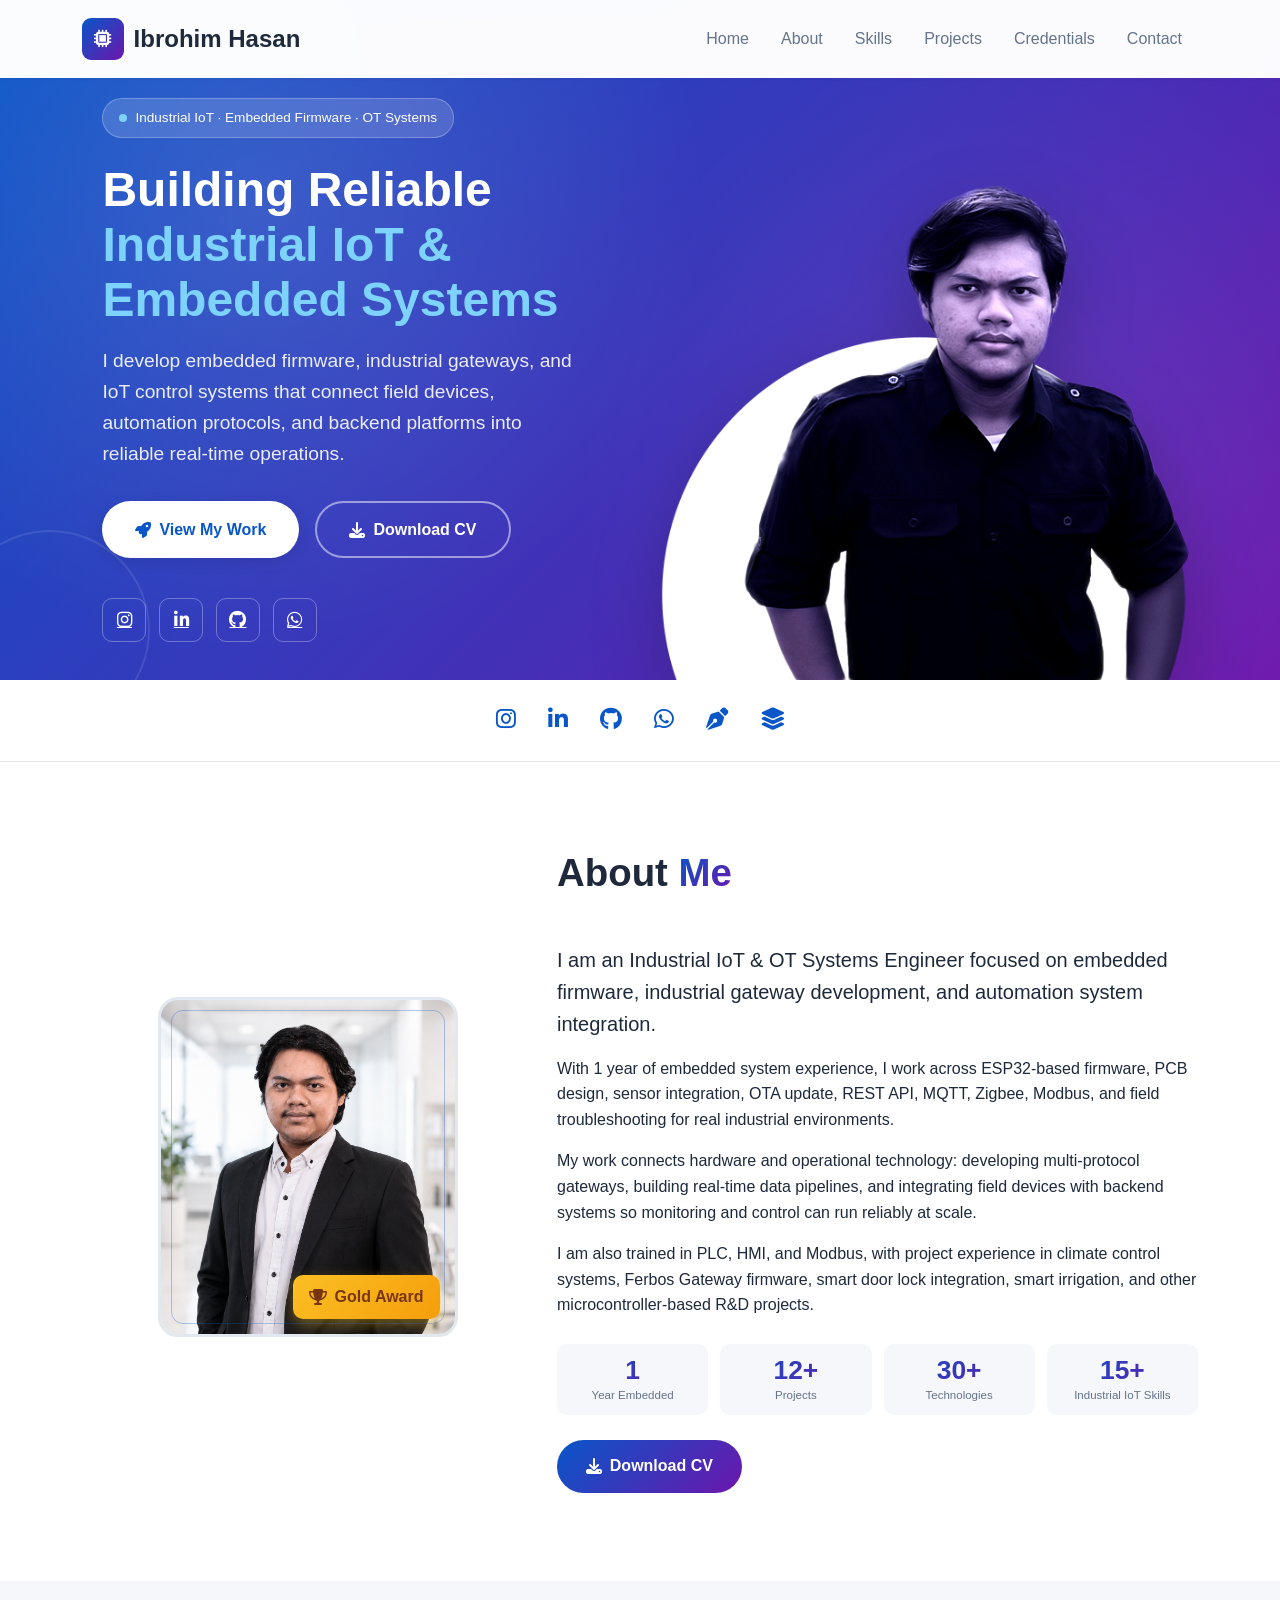
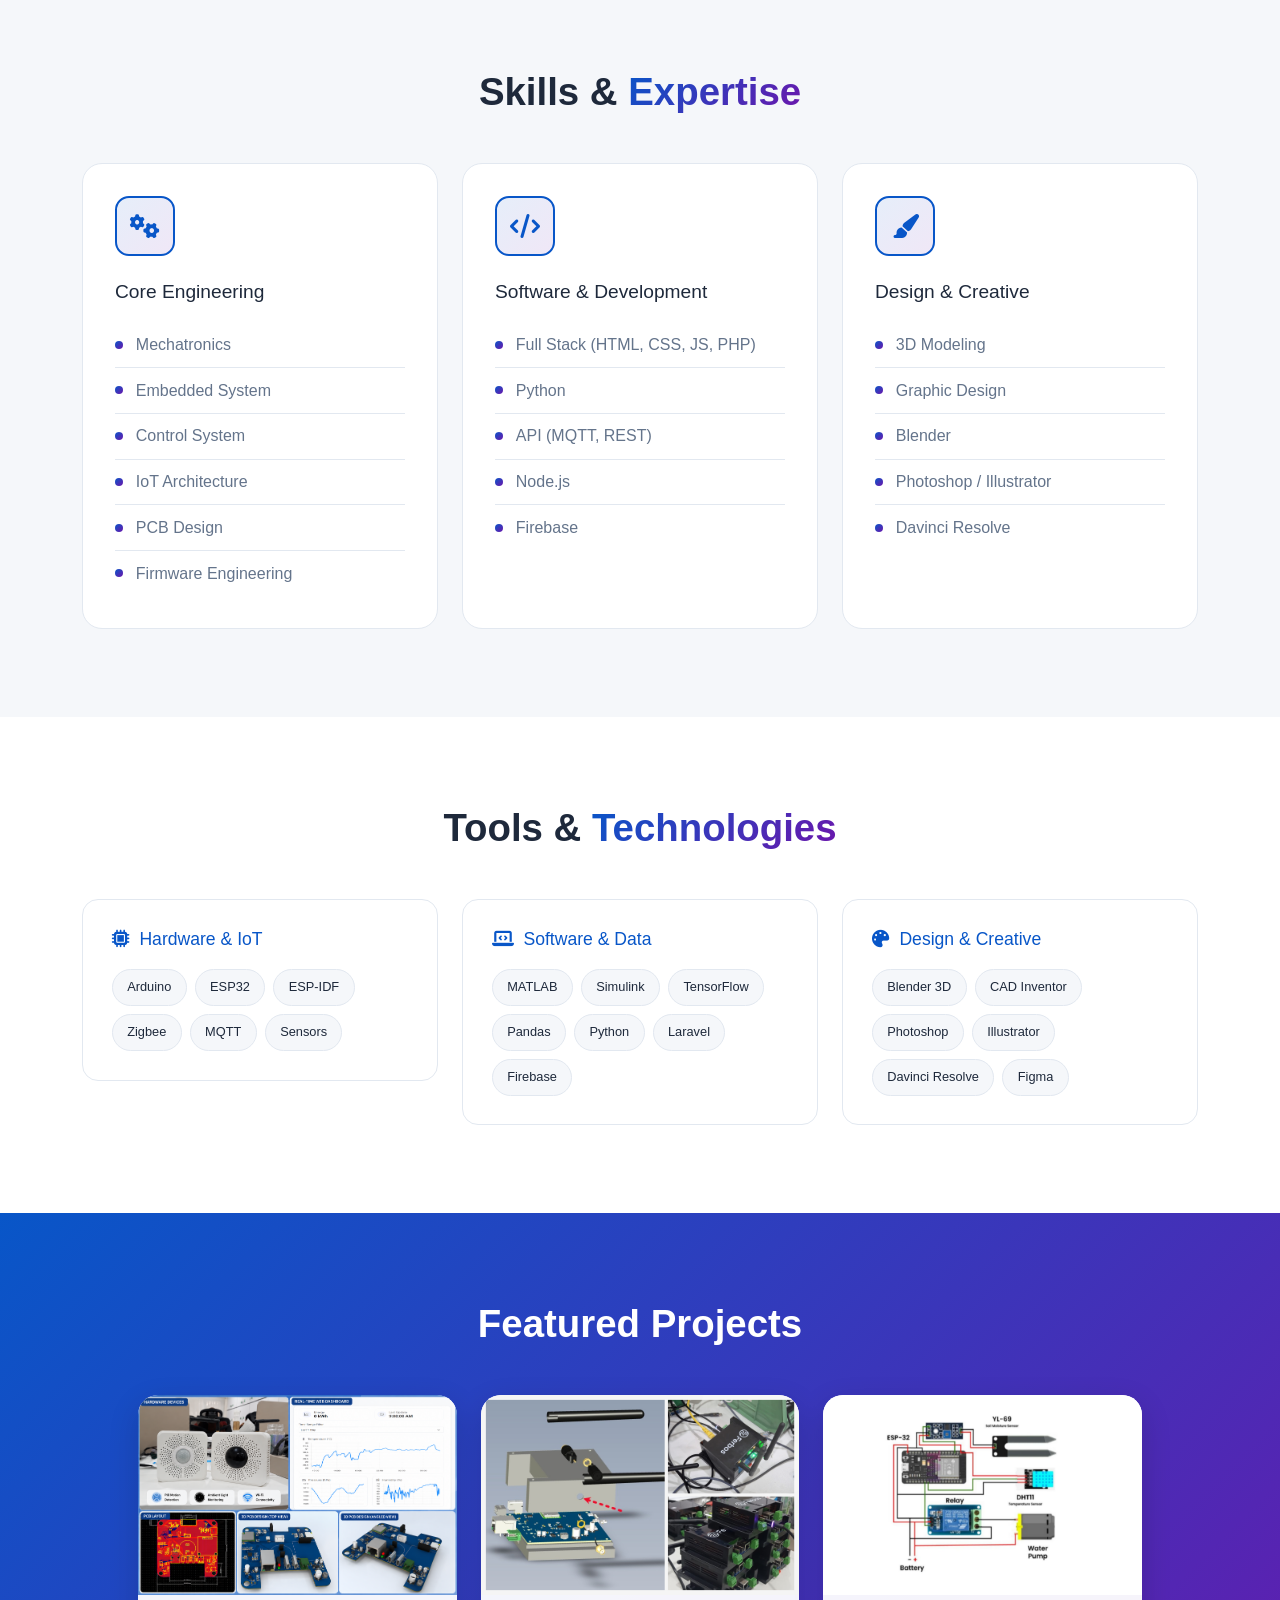
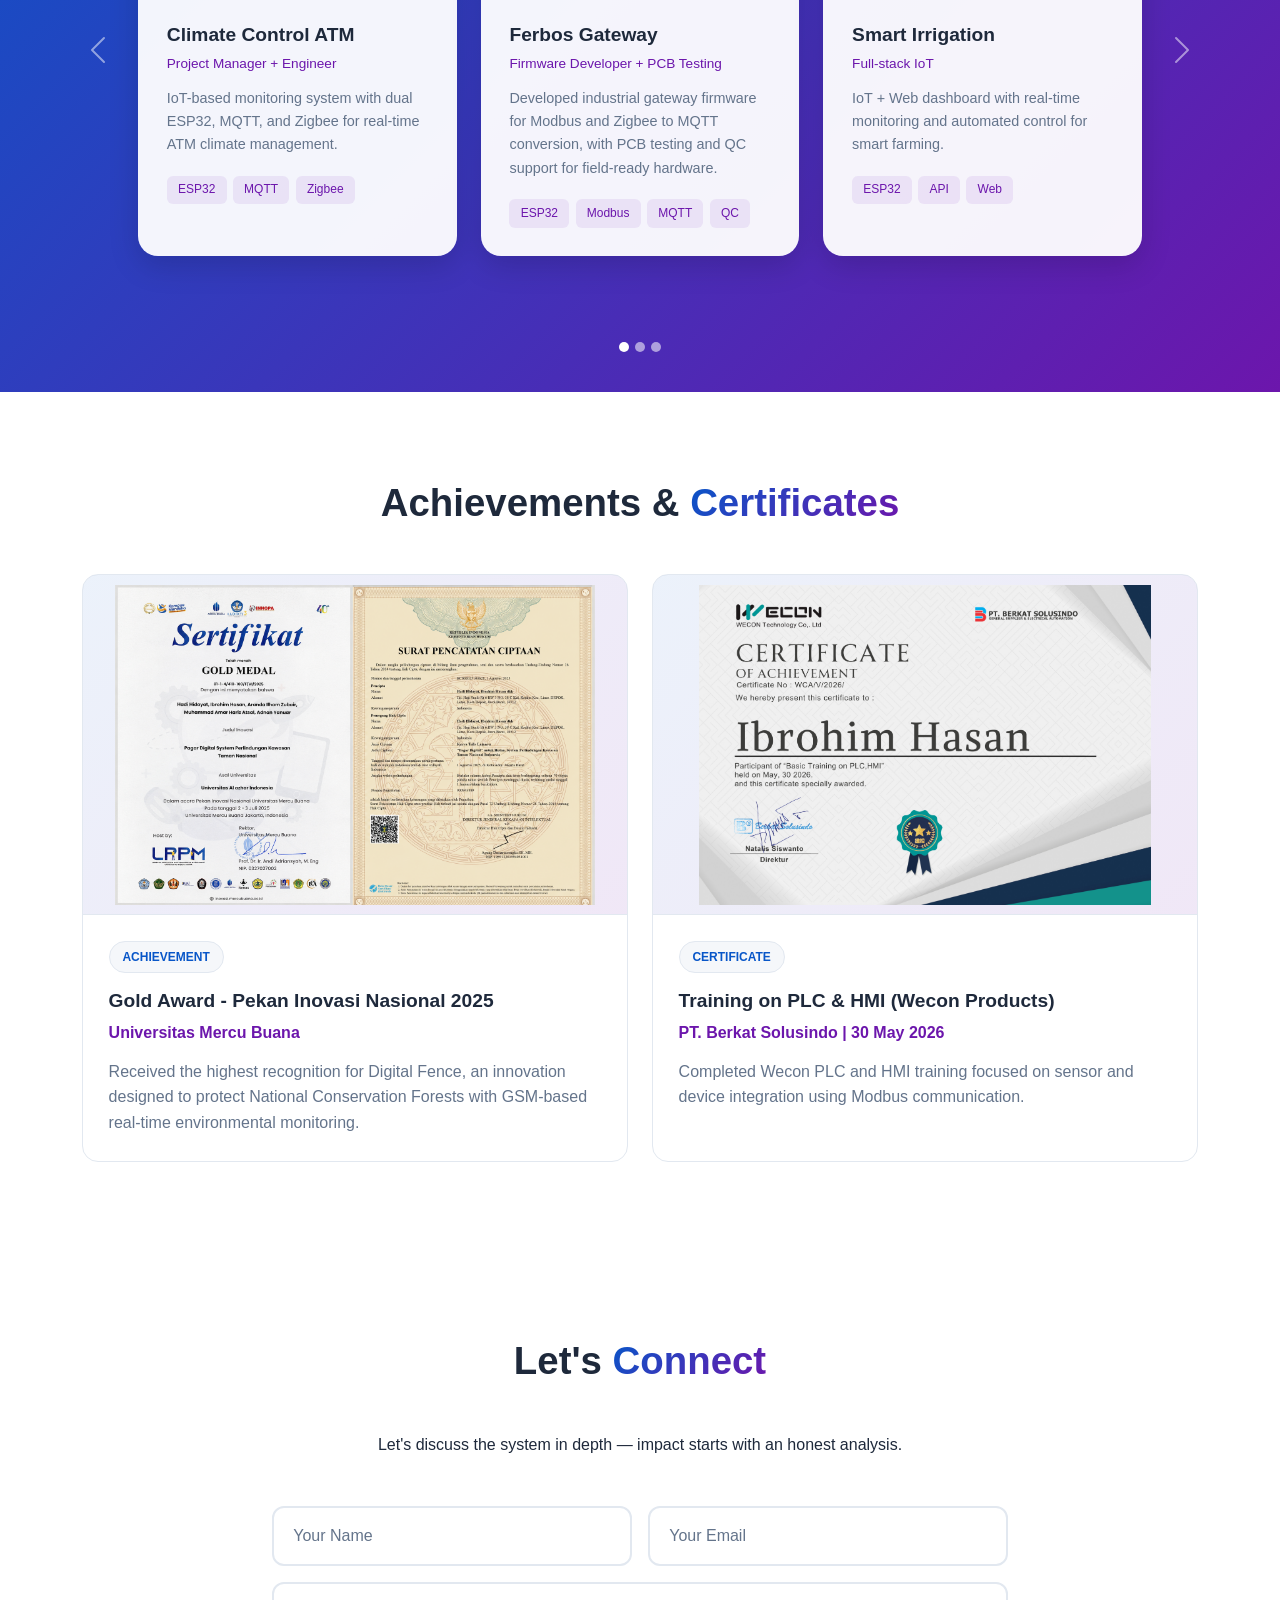
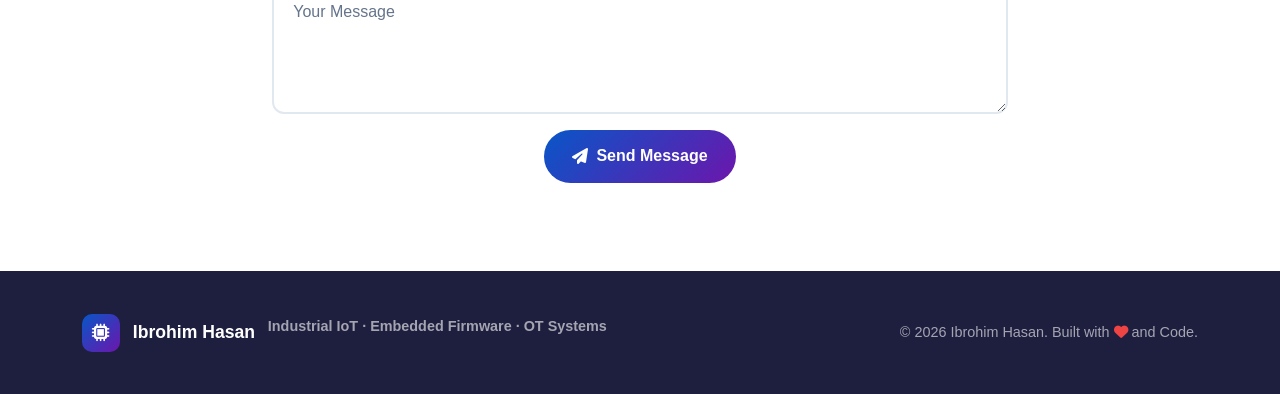
<file: index.html>
<!DOCTYPE html>
<html lang="id">
<head>
    <meta charset="UTF-8">
    <meta name="viewport" content="width=device-width, initial-scale=1.0">
    <title>Ibrohim Hasan | Industrial IoT & OT Systems Engineer</title>
    <link href="https://cdn.jsdelivr.net/npm/bootstrap@5.3.3/dist/css/bootstrap.min.css" rel="stylesheet">
    <link rel="stylesheet" href="https://cdnjs.cloudflare.com/ajax/libs/font-awesome/6.4.2/css/all.min.css">
    <link rel="stylesheet" href="style.css">
</head>
<body>
    <!-- Circuit Background -->
    <div class="circuit-bg"></div>
    
    <!-- Navigation -->
    <nav class="navbar navbar-expand-lg navbar-light fixed-top">
        <div class="container">
            <a class="navbar-brand" href="#hero">
                <span class="brand-icon"><i class="fas fa-microchip"></i></span> Ibrohim Hasan
            </a>
            <button class="navbar-toggler" type="button" data-bs-toggle="collapse" data-bs-target="#navbarNav">
                <span class="navbar-toggler-icon"></span>
            </button>
            <div class="collapse navbar-collapse" id="navbarNav">
                <ul class="navbar-nav ms-auto">
                    <li class="nav-item"><a class="nav-link" href="#hero">Home</a></li>
                    <li class="nav-item"><a class="nav-link" href="#about">About</a></li>
                    <li class="nav-item"><a class="nav-link" href="#skills">Skills</a></li>
                    <li class="nav-item"><a class="nav-link" href="#projects">Projects</a></li>
                    <li class="nav-item"><a class="nav-link" href="#credentials">Credentials</a></li>
                    <li class="nav-item"><a class="nav-link" href="#contact">Contact</a></li>
                </ul>
            </div>
        </div>
    </nav>

    <!-- Hero Section - Gradient Blue to Purple -->
    <header class="hero" id="hero">
        <div class="hero-content">
            <div class="circuit-badge">
                <span class="circuit-dot"></span>
                <span>Industrial IoT · Embedded Firmware · OT Systems</span>
            </div>
            <h1>Building Reliable <span class="highlight">Industrial IoT & Embedded Systems</span></h1>
            <p class="hero-subtitle">I develop embedded firmware, industrial gateways, and IoT control systems that connect field devices, automation protocols, and backend platforms into reliable real-time operations.</p>
            <div class="hero-buttons">
                <a href="#projects" class="btn btn-white">
                    <i class="fas fa-rocket"></i> View My Work
                </a>
                <a href="Ibrahim-Hasan.pdf" class="btn btn-outline-white" download>
                    <i class="fas fa-download"></i> Download CV
                </a>
            </div>
            <div class="hero-social">
                <a href="https://www.instagram.com/ibrohim_hsn.135/" target="_blank" rel="noopener" aria-label="Instagram"><i class="fab fa-instagram"></i></a>
                <a href="https://www.linkedin.com/in/ibrohim-hasan-46212b25a/" target="_blank" rel="noopener" aria-label="LinkedIn"><i class="fab fa-linkedin-in"></i></a>
                <a href="https://github.com/IbrahimHasan135" target="_blank" rel="noopener" aria-label="GitHub"><i class="fab fa-github"></i></a>
                <a href="https://wa.me/6281806124037" target="_blank" rel="noopener" aria-label="WhatsApp"><i class="fab fa-whatsapp"></i></a>
            </div>
        </div>
        <div class="hero-visual">
            <img src="photo/profile.png" alt="Ibrohim Hasan" class="hero-profile-img">
        </div>
    </header>

    <!-- Social Links Bar - White Background -->
    <div class="social-bar">
        <a href="https://www.instagram.com/ibrohim_hsn.135/" target="_blank" rel="noopener" aria-label="Instagram"><i class="fab fa-instagram"></i></a>
        <a href="https://www.linkedin.com/in/ibrohim-hasan-46212b25a/" target="_blank" rel="noopener" aria-label="LinkedIn"><i class="fab fa-linkedin-in"></i></a>
        <a href="https://github.com/IbrahimHasan135" target="_blank" rel="noopener" aria-label="GitHub"><i class="fab fa-github"></i></a>
        <a href="https://wa.me/6281806124037" target="_blank" rel="noopener" aria-label="WhatsApp"><i class="fab fa-whatsapp"></i></a>
        <a href="https://www.freepik.com/author/ibrahimhasan" target="_blank" rel="noopener" aria-label="Freepik"><i class="fas fa-pen-nib"></i></a>
        <a href="https://www.logoground.com/designer.php?did=200165" target="_blank" rel="noopener" aria-label="Logoground"><i class="fas fa-layer-group"></i></a>
    </div>

    <!-- About Section - White Background -->
    <section id="about" class="section-white">
        <div class="container">
            <div class="row align-items-center">
                <div class="col-lg-5 text-center mb-4 mb-lg-0">
                    <div class="about-frame">
                        <div class="frame-inner">
                            <img src="photo/photo.png" alt="Ibrohim Hasan" class="about-photo">
                            <div class="award-badge">
                                <i class="fas fa-trophy"></i> Gold Award
                            </div>
                        </div>
                    </div>
                </div>
                <div class="col-lg-7">
                    <h2 class="section-title">About <span class="highlight">Me</span></h2>
                    <p class="lead">I am an <strong>Industrial IoT & OT Systems Engineer</strong> focused on embedded firmware, industrial gateway development, and automation system integration.</p>
                    <p>With 1 year of embedded system experience, I work across ESP32-based firmware, PCB design, sensor integration, OTA update, REST API, MQTT, Zigbee, Modbus, and field troubleshooting for real industrial environments.</p>
                    <p>My work connects hardware and operational technology: developing multi-protocol gateways, building real-time data pipelines, and integrating field devices with backend systems so monitoring and control can run reliably at scale.</p>
                    <p>I am also trained in PLC, HMI, and Modbus, with project experience in climate control systems, Ferbos Gateway firmware, smart door lock integration, smart irrigation, and other microcontroller-based R&D projects.</p>
                    <div class="stats-row">
                        <div class="stat-box">
                            <span class="stat-num">1</span>
                            <span class="stat-label">Year Embedded</span>
                        </div>
                        <div class="stat-box">
                            <span class="stat-num">12+</span>
                            <span class="stat-label">Projects</span>
                        </div>
                        <div class="stat-box">
                            <span class="stat-num">30+</span>
                            <span class="stat-label">Technologies</span>
                        </div>
                        <div class="stat-box">
                            <span class="stat-num">15+</span>
                            <span class="stat-label">Industrial IoT Skills</span>
                        </div>
                    </div>
                    <a href="Ibrahim-Hasan.pdf" class="btn btn-download" download>
                        <i class="fas fa-download"></i> Download CV
                    </a>
                </div>
            </div>
        </div>
    </section>

    <!-- Skills Section - Light Gray Background -->
    <section id="skills" class="section-light">
        <div class="container">
            <h2 class="section-title text-center">Skills & <span class="highlight">Expertise</span></h2>
            <div class="row g-4">
                <div class="col-lg-4">
                    <div class="skill-category">
                        <div class="category-icon">
                            <i class="fas fa-cogs"></i>
                        </div>
                        <h3>Core Engineering</h3>
                        <ul class="skill-list">
                            <li><span class="skill-point"></span> Mechatronics</li>
                            <li><span class="skill-point"></span> Embedded System</li>
                            <li><span class="skill-point"></span> Control System</li>
                            <li><span class="skill-point"></span> IoT Architecture</li>
                            <li><span class="skill-point"></span> PCB Design</li>
                            <li><span class="skill-point"></span> Firmware Engineering</li>
                        </ul>
                    </div>
                </div>
                <div class="col-lg-4">
                    <div class="skill-category">
                        <div class="category-icon">
                            <i class="fas fa-code"></i>
                        </div>
                        <h3>Software & Development</h3>
                        <ul class="skill-list">
                            <li><span class="skill-point"></span> Full Stack (HTML, CSS, JS, PHP)</li>
                            <li><span class="skill-point"></span> Python</li>
                            <li><span class="skill-point"></span> API (MQTT, REST)</li>
                            <li><span class="skill-point"></span> Node.js</li>
                            <li><span class="skill-point"></span> Firebase</li>
                        </ul>
                    </div>
                </div>
                <div class="col-lg-4">
                    <div class="skill-category">
                        <div class="category-icon">
                            <i class="fas fa-paint-brush"></i>
                        </div>
                        <h3>Design & Creative</h3>
                        <ul class="skill-list">
                            <li><span class="skill-point"></span> 3D Modeling</li>
                            <li><span class="skill-point"></span> Graphic Design</li>
                            <li><span class="skill-point"></span> Blender</li>
                            <li><span class="skill-point"></span> Photoshop / Illustrator</li>
                            <li><span class="skill-point"></span> Davinci Resolve</li>
                        </ul>
                    </div>
                </div>
            </div>
        </div>
    </section>

    <!-- Tools Section - White Background -->
    <section id="tools" class="section-white">
        <div class="container">
            <h2 class="section-title text-center">Tools & <span class="highlight">Technologies</span></h2>
            <div class="row g-4">
                <div class="col-lg-4">
                    <div class="tool-group">
                        <h4><i class="fas fa-microchip"></i> Hardware & IoT</h4>
                        <div class="tool-tags">
                            <span class="tool-tag">Arduino</span>
                            <span class="tool-tag">ESP32</span>
                            <span class="tool-tag">ESP-IDF</span>
                            <span class="tool-tag">Zigbee</span>
                            <span class="tool-tag">MQTT</span>
                            <span class="tool-tag">Sensors</span>
                        </div>
                    </div>
                </div>
                <div class="col-lg-4">
                    <div class="tool-group">
                        <h4><i class="fas fa-laptop-code"></i> Software & Data</h4>
                        <div class="tool-tags">
                            <span class="tool-tag">MATLAB</span>
                            <span class="tool-tag">Simulink</span>
                            <span class="tool-tag">TensorFlow</span>
                            <span class="tool-tag">Pandas</span>
                            <span class="tool-tag">Python</span>
                            <span class="tool-tag">Laravel</span>
                            <span class="tool-tag">Firebase</span>
                        </div>
                    </div>
                </div>
                <div class="col-lg-4">
                    <div class="tool-group">
                        <h4><i class="fas fa-palette"></i> Design & Creative</h4>
                        <div class="tool-tags">
                            <span class="tool-tag">Blender 3D</span>
                            <span class="tool-tag">CAD Inventor</span>
                            <span class="tool-tag">Photoshop</span>
                            <span class="tool-tag">Illustrator</span>
                            <span class="tool-tag">Davinci Resolve</span>
                            <span class="tool-tag">Figma</span>
                        </div>
                    </div>
                </div>
            </div>
        </div>
    </section>

    <!-- Projects Section - Gradient Blue to Purple Background -->
    <section id="projects" class="section-gradient">
        <div class="container">
            <h2 class="section-title text-center">Featured Projects</h2>
            <div id="projectCarousel" class="carousel slide project-carousel" data-bs-ride="carousel">
                <div class="carousel-indicators">
                    <button type="button" data-bs-target="#projectCarousel" data-bs-slide-to="0" class="active" aria-current="true" aria-label="Project slide 1"></button>
                    <button type="button" data-bs-target="#projectCarousel" data-bs-slide-to="1" aria-label="Project slide 2"></button>
                    <button type="button" data-bs-target="#projectCarousel" data-bs-slide-to="2" aria-label="Project slide 3"></button>
                </div>
                <div class="carousel-inner">
                    <div class="carousel-item active">
                        <div class="row g-4">
                            <div class="col-md-6 col-lg-4">
                                <div class="project-card">
                                    <div class="project-img">
                                        <img src="photo/project_climate.png" alt="Climate Control ATM project">
                                    </div>
                                    <div class="project-content">
                                        <h3>Climate Control ATM</h3>
                                        <p class="project-role">Project Manager + Engineer</p>
                                        <p class="project-desc">IoT-based monitoring system with dual ESP32, MQTT, and Zigbee for real-time ATM climate management.</p>
                                        <div class="project-tech">
                                            <span>ESP32</span>
                                            <span>MQTT</span>
                                            <span>Zigbee</span>
                                        </div>
                                    </div>
                                </div>
                            </div>
	                            <div class="col-md-6 col-lg-4">
	                                <div class="project-card">
	                                    <div class="project-img">
	                                        <img src="photo/project_ferbosgateway.jpg" alt="Ferbos Gateway project">
	                                    </div>
	                                    <div class="project-content">
	                                        <h3>Ferbos Gateway</h3>
	                                        <p class="project-role">Firmware Developer + PCB Testing</p>
	                                        <p class="project-desc">Developed industrial gateway firmware for Modbus and Zigbee to MQTT conversion, with PCB testing and QC support for field-ready hardware.</p>
	                                        <div class="project-tech">
	                                            <span>ESP32</span>
	                                            <span>Modbus</span>
	                                            <span>MQTT</span>
	                                            <span>QC</span>
	                                        </div>
	                                    </div>
	                                </div>
                            </div>
	                            <div class="col-md-6 col-lg-4">
	                                <div class="project-card">
	                                    <div class="project-img">
	                                        <img src="photo/project_irigation.jpg" alt="Smart Irrigation project">
	                                    </div>
	                                    <div class="project-content">
	                                        <h3>Smart Irrigation</h3>
	                                        <p class="project-role">Full-stack IoT</p>
	                                        <p class="project-desc">IoT + Web dashboard with real-time monitoring and automated control for smart farming.</p>
	                                        <div class="project-tech">
	                                            <span>ESP32</span>
	                                            <span>API</span>
	                                            <span>Web</span>
	                                        </div>
	                                    </div>
	                                </div>
                            </div>
                        </div>
                    </div>
                    <div class="carousel-item">
                        <div class="row g-4">
	                            <div class="col-md-6 col-lg-4">
	                                <div class="project-card">
	                                    <div class="project-img">
	                                        <img src="photo/project_health.png" alt="Health Monitor project">
	                                    </div>
	                                    <div class="project-content">
	                                        <h3>Health Monitor</h3>
	                                        <p class="project-role">IoT + AI</p>
	                                        <p class="project-desc">Sensor-based device with Firebase backend and mobile app using fuzzy logic.</p>
	                                        <div class="project-tech">
	                                            <span>Sensors</span>
	                                            <span>Firebase</span>
	                                            <span>App</span>
	                                        </div>
	                                    </div>
	                                </div>
                            </div>
                            <div class="col-md-6 col-lg-4">
                                <div class="project-card">
                                    <div class="project-img">
                                        <img src="photo/project_osciloscop.png" alt="IoT Oscilloscope project">
                                    </div>
                                    <div class="project-content">
                                        <h3>IoT Oscilloscope</h3>
                                        <p class="project-role">Visualization</p>
                                        <p class="project-desc">Web-based oscilloscope with MQTT integration for live data visualization.</p>
                                        <div class="project-tech">
                                            <span>MQTT</span>
                                            <span>Web</span>
                                        </div>
                                    </div>
                                </div>
                            </div>
                            <div class="col-md-6 col-lg-4">
                                <div class="project-card">
                                    <div class="project-img">
                                        <img src="photo/project_cei.png" alt="CEI Website project">
                                    </div>
                                    <div class="project-content">
                                        <h3>CEI Website</h3>
                                        <p class="project-role">Team Project</p>
                                        <p class="project-desc">Corporate website with modern design and functionality.</p>
                                        <div class="project-tech">
                                            <span>HTML/CSS</span>
                                            <span>PHP</span>
                                        </div>
                                    </div>
                                </div>
                            </div>
                        </div>
                    </div>
                    <div class="carousel-item">
                        <div class="row g-4 justify-content-center">
	                            <div class="col-md-6 col-lg-4">
	                                <div class="project-card">
	                                    <div class="project-img">
	                                        <img src="photo/project_shalat.png" alt="Smart Rakaat Counter project">
	                                    </div>
	                                    <div class="project-content">
	                                        <h3>Smart Rakaat Counter</h3>
	                                        <p class="project-role">Hardware Innovation</p>
	                                        <p class="project-desc">Custom PCB design with intuitive UX for elderly users.</p>
	                                        <div class="project-tech">
	                                            <span>PCB</span>
	                                            <span>Arduino</span>
	                                        </div>
	                                    </div>
	                                </div>
                            </div>
                            <div class="col-md-6 col-lg-4">
                                <div class="project-card">
                                    <div class="project-img">
                                        <img src="photo/project_autofarming.png" alt="Automatic Farming project">
                                    </div>
                                    <div class="project-content">
                                        <h3>Automatic Farming</h3>
                                        <p class="project-role">Mechanical + Electrical</p>
                                        <p class="project-desc">Automatic rice seed planting machine with 3D mechanical design, electrical control, assembly, and field-oriented system integration.</p>
                                        <div class="project-tech">
                                            <span>3D Modeling</span>
                                            <span>Electrical</span>
                                            <span>Assembly</span>
                                        </div>
                                    </div>
                                </div>
                            </div>
                        </div>
                    </div>
                </div>
                <button class="carousel-control-prev" type="button" data-bs-target="#projectCarousel" data-bs-slide="prev" aria-label="Previous projects">
                    <span class="carousel-control-prev-icon" aria-hidden="true"></span>
                </button>
                <button class="carousel-control-next" type="button" data-bs-target="#projectCarousel" data-bs-slide="next" aria-label="Next projects">
                    <span class="carousel-control-next-icon" aria-hidden="true"></span>
                </button>
            </div>
        </div>
    </section>

    <!-- Credentials Section - White Background -->
    <section id="credentials" class="section-white">
        <div class="container">
            <h2 class="section-title text-center">Achievements & <span class="highlight">Certificates</span></h2>
            <div class="row g-4 justify-content-center">
                <div class="col-md-6">
                    <div class="credential-card">
                        <div class="credential-media">
                            <img src="photo/certificate_goldmedal.png" alt="Gold Award certificate">
                        </div>
                        <div class="credential-body">
                            <span class="credential-type">Achievement</span>
                            <h3>Gold Award - Pekan Inovasi Nasional 2025</h3>
                            <p class="credential-source">Universitas Mercu Buana</p>
                            <p>Received the highest recognition for Digital Fence, an innovation designed to protect National Conservation Forests with GSM-based real-time environmental monitoring.</p>
                        </div>
                    </div>
                </div>
                <div class="col-md-6">
                    <div class="credential-card">
                        <div class="credential-media">
                            <img src="photo/certificate_plc.jpg" alt="Wecon PLC and HMI certificate">
                        </div>
                        <div class="credential-body">
                            <span class="credential-type">Certificate</span>
                            <h3>Training on PLC & HMI (Wecon Products)</h3>
                            <p class="credential-source">PT. Berkat Solusindo | 30 May 2026</p>
                            <p>Completed Wecon PLC and HMI training focused on sensor and device integration using Modbus communication.</p>
                        </div>
                    </div>
                </div>
            </div>
        </div>
    </section>

    <!-- Contact Section - White Background -->
    <section id="contact" class="section-white">
        <div class="container">
            <h2 class="section-title text-center">Let's <span class="highlight">Connect</span></h2>
            <p class="text-center mb-5">Let's discuss the system in depth — impact starts with an honest analysis.</p>
            <div class="row justify-content-center">
                <div class="col-lg-8">
                    <form class="contact-form" action="https://formspree.io/f/xzzgeeyk" method="POST">
                        <div class="row g-3">
                            <div class="col-md-6">
                                <input type="text" class="form-control" name="name" placeholder="Your Name" required>
                            </div>
                            <div class="col-md-6">
                                <input type="email" class="form-control" name="email" placeholder="Your Email" required>
                            </div>
                            <div class="col-12">
                                <textarea class="form-control" name="message" rows="4" placeholder="Your Message" required></textarea>
                            </div>
                            <input type="hidden" name="_subject" value="New portfolio message from ibrohimhasan.my.id">
                            <div class="col-12 text-center">
                                <button type="submit" class="btn btn-download">
                                    <i class="fas fa-paper-plane"></i> Send Message
                                </button>
                            </div>
                        </div>
                    </form>
                </div>
            </div>
        </div>
    </section>

    <!-- Footer -->
    <footer>
        <div class="container">
            <div class="footer-content">
                <div class="footer-brand">
                    <span class="brand-icon"><i class="fas fa-microchip"></i></span>
                    <span>Ibrohim Hasan</span>
                    <p class="footer-tagline">Industrial IoT · Embedded Firmware · OT Systems</p>
                </div>
                <div class="footer-copy">
                    <p>&copy; 2026 Ibrohim Hasan. Built with <i class="fas fa-heart"></i> and Code.</p>
                </div>
            </div>
        </div>
    </footer>

    <script src="https://cdn.jsdelivr.net/npm/bootstrap@5.3.3/dist/js/bootstrap.bundle.min.js"></script>
    <script src="script.js"></script>
</body>
</html>
</file>
<file: style.css>
:root {
    --primary: #0856c8;
    --primary-dark: #064bad;
    --primary-light: #3b82f6;
    --purple: #6c16ac;
    --purple-light: #8b5cf6;
    --text-head: #0856c8;
    --bg-light: #f5f7fa;
    --white: #ffffff;
    --text-dark: #1e293b;
    --text-muted: #64748b;
    --border: #e2e8f0;
}

* {
    margin: 0;
    padding: 0;
    box-sizing: border-box;
}

html {
    scroll-behavior: smooth;
}

body {
    font-family: 'Segoe UI', Tahoma, Geneva, Verdana, sans-serif;
    background-color: var(--bg-light);
    color: var(--text-dark);
    line-height: 1.6;
}

/* Circuit Background Pattern */
.circuit-bg {
    position: fixed;
    top: 0;
    left: 0;
    width: 100%;
    height: 100%;
    background-image: 
        radial-gradient(circle at 10% 20%, rgba(8, 86, 200, 0.04) 0%, transparent 40%),
        radial-gradient(circle at 90% 80%, rgba(108, 22, 172, 0.04) 0%, transparent 40%);
    z-index: -1;
}

/* Navigation - Enhanced */
.navbar {
    background-color: rgba(255, 255, 255, 0.98);
    backdrop-filter: blur(10px);
    box-shadow: 0 1px 3px rgba(0, 0, 0, 0.05);
    padding: 0.8rem 0;
    transition: all 0.3s ease;
}

.navbar.scrolled {
    box-shadow: 0 4px 20px rgba(0, 0, 0, 0.08);
}

.navbar-brand {
    font-weight: 700;
    font-size: 1.5rem;
    color: var(--text-dark) !important;
    display: flex;
    align-items: center;
    gap: 0.6rem;
}

.navbar-brand .brand-icon {
    width: 42px;
    height: 42px;
    background: linear-gradient(135deg, var(--primary), var(--purple));
    border-radius: 9px;
    display: flex;
    align-items: center;
    justify-content: center;
    color: white;
    font-size: 1.1rem;
}

.nav-link {
    color: var(--text-muted) !important;
    font-weight: 500;
    padding: 0.5rem 1rem !important;
    position: relative;
    transition: color 0.3s ease;
}

.nav-link::after {
    content: '';
    position: absolute;
    bottom: 0;
    left: 50%;
    width: 0;
    height: 2px;
    background: linear-gradient(90deg, var(--primary), var(--purple));
    transition: all 0.3s ease;
    transform: translateX(-50%);
}

.nav-link:hover {
    color: var(--primary) !important;
}

.nav-link:hover::after {
    width: 60%;
}

/* Hero Section - Enhanced */
.hero {
    min-height: 680px;
    display: flex;
    align-items: center;
    justify-content: space-between;
    padding: 0 8%;
    background: linear-gradient(135deg, var(--primary) 0%, var(--purple) 100%);
    position: relative;
    overflow: hidden;
}

.hero::before {
    content: '';
    position: absolute;
    top: 0;
    left: 0;
    width: 100%;
    height: 100%;
    background: 
        radial-gradient(circle at 20% 30%, rgba(255,255,255,0.12) 0%, transparent 40%),
        radial-gradient(circle at 80% 70%, rgba(255,255,255,0.08) 0%, transparent 40%);
}

.hero::after {
    content: '';
    position: absolute;
    bottom: -50px;
    left: -50px;
    width: 200px;
    height: 200px;
    border: 2px solid rgba(255,255,255,0.1);
    border-radius: 50%;
}

.hero-decoration {
    position: absolute;
    width: 300px;
    height: 300px;
    border: 1px solid rgba(255,255,255,0.08);
    border-radius: 50%;
    right: -100px;
    top: -100px;
}

.hero-content {
    max-width: 52%;
    position: relative;
    z-index: 2;
    padding-top: 60px;
}

.circuit-badge {
    display: inline-flex;
    align-items: center;
    gap: 0.5rem;
    background: rgba(255, 255, 255, 0.15);
    border: 1px solid rgba(255, 255, 255, 0.25);
    padding: 0.5rem 1rem;
    border-radius: 50px;
    font-size: 0.85rem;
    color: white;
    margin-bottom: 1.5rem;
    animation: fadeInUp 1s ease;
}

.circuit-dot {
    width: 8px;
    height: 8px;
    background: #7dd3fc;
    border-radius: 50%;
    animation: pulse 2s infinite;
}

@keyframes pulse {
    0%, 100% { opacity: 1; box-shadow: 0 0 10px #7dd3fc; }
    50% { opacity: 0.5; }
}

@keyframes fadeInUp {
    from { opacity: 0; transform: translateY(30px); }
    to { opacity: 1; transform: translateY(0); }
}

.hero h1 {
    font-size: clamp(2rem, 2.4vw + 1.6rem, 3rem);
    font-weight: 800;
    line-height: 1.15;
    margin-bottom: 1.2rem;
    color: white;
    animation: fadeInUp 1.2s ease;
}

.hero h1 .highlight {
    color: #7dd3fc;
    display: block;
}

.hero-subtitle {
    font-size: 1.2rem;
    color: rgba(255, 255, 255, 0.9);
    margin-bottom: 2rem;
    max-width: 480px;
    animation: fadeInUp 1.5s ease;
}

.hero-buttons {
    display: flex;
    gap: 1rem;
    margin-bottom: 2.5rem;
    animation: fadeInUp 1.8s ease;
}

.btn-white {
    background: white;
    color: var(--primary) !important;
    font-weight: 600;
    padding: 0.9rem 2rem;
    border-radius: 50px;
    text-decoration: none;
    display: inline-flex;
    align-items: center;
    gap: 0.5rem;
    transition: all 0.3s ease;
    box-shadow: 0 4px 15px rgba(0, 0, 0, 0.1);
}

.btn-white:hover {
    transform: translateY(-3px);
    box-shadow: 0 8px 25px rgba(0, 0, 0, 0.15);
    color: var(--primary) !important;
}

.btn-outline-white {
    background: transparent;
    color: white !important;
    border: 2px solid rgba(255, 255, 255, 0.5);
    font-weight: 600;
    padding: 0.9rem 2rem;
    border-radius: 50px;
    text-decoration: none;
    display: inline-flex;
    align-items: center;
    gap: 0.5rem;
    transition: all 0.3s ease;
}

.btn-outline-white:hover {
    background: white;
    color: var(--primary) !important;
    border-color: white;
}

.hero-social {
    display: flex;
    gap: 0.8rem;
    animation: fadeInUp 2s ease;
}

.hero-social a {
    width: 44px;
    height: 44px;
    display: flex;
    align-items: center;
    justify-content: center;
    border: 1px solid rgba(255, 255, 255, 0.3);
    border-radius: 10px;
    color: white;
    font-size: 1.1rem;
    transition: all 0.3s ease;
}

.hero-social a:hover {
    background: white;
    color: var(--primary);
    transform: translateY(-3px);
}

/* PCB Visual - Enhanced */
.hero-visual {
    max-width: 48%;
    display: flex;
    justify-content: center;
    align-items: flex-end;
    position: relative;
    z-index: 2;
    align-self: stretch;
    padding-top: 90px;
    animation: fadeInRight 1.5s ease;
}

.hero-profile-img {
    width: min(540px, 43vw);
    max-height: 640px;
    object-fit: contain;
    object-position: bottom center;
    filter: drop-shadow(0 25px 35px rgba(0, 0, 0, 0.22));
}

@keyframes fadeInRight {
    from { opacity: 0; transform: translateX(30px); }
    to { opacity: 1; transform: translateX(0); }
}

.pcb-board {
    width: 380px;
    height: 380px;
    background: rgba(255, 255, 255, 0.08);
    border: 2px solid rgba(255, 255, 255, 0.2);
    border-radius: 24px;
    position: relative;
    backdrop-filter: blur(5px);
}

.pcb-board::before {
    content: '';
    position: absolute;
    top: 0;
    left: 0;
    width: 100%;
    height: 100%;
    background: 
        linear-gradient(90deg, transparent 49%, rgba(255,255,255,0.05) 50%, transparent 51%),
        linear-gradient(0deg, transparent 49%, rgba(255,255,255,0.05) 50%, transparent 51%);
    background-size: 30px 30px;
}

.pcb-cpu {
    position: absolute;
    top: 50%;
    left: 50%;
    transform: translate(-50%, -50%);
    width: 90px;
    height: 90px;
    background: white;
    border-radius: 14px;
    display: flex;
    align-items: center;
    justify-content: center;
    font-weight: 700;
    font-size: 0.8rem;
    color: var(--primary);
    box-shadow: 0 0 30px rgba(125, 211, 252, 0.3);
}

.pcb-trace {
    position: absolute;
    background: rgba(255, 255, 255, 0.5);
}

.t1 { width: 65px; height: 2px; top: 50%; left: calc(50% - 70px); }
.t2 { width: 65px; height: 2px; top: 50%; right: calc(50% - 70px); }
.t3 { width: 2px; height: 65px; left: 50%; top: calc(50% - 65px); }
.t4 { width: 2px; height: 65px; left: 50%; bottom: calc(50% - 65px); }

.pcb-node {
    position: absolute;
    width: 10px;
    height: 10px;
    background: #7dd3fc;
    border-radius: 50%;
    animation: pulse 2s infinite;
}

.n1 { top: 18%; left: 22%; }
.n2 { top: 18%; right: 22%; }
.n3 { bottom: 18%; left: 28%; }
.n4 { bottom: 18%; right: 28%; }
.n5 { top: 50%; left: 12%; }
.n6 { top: 50%; right: 12%; }

.pcb-component {
    position: absolute;
    width: 42px;
    height: 42px;
    background: rgba(255, 255, 255, 0.95);
    border-radius: 10px;
    display: flex;
    align-items: center;
    justify-content: center;
    color: var(--purple);
    font-size: 1rem;
    box-shadow: 0 4px 15px rgba(0, 0, 0, 0.1);
}

.c1 { top: 22%; left: 8%; }
.c2 { top: 22%; right: 8%; }
.c3 { bottom: 22%; left: 8%; }
.c4 { bottom: 22%; right: 8%; }

/* Social Bar */
.social-bar {
    display: flex;
    justify-content: center;
    align-items: center;
    gap: 2rem;
    padding: 1.4rem;
    background: var(--white);
    border-bottom: 1px solid var(--border);
}

.social-bar a {
    color: var(--primary);
    font-size: 1.4rem;
    transition: all 0.3s ease;
}

.social-bar a:hover {
    color: var(--purple);
    transform: translateY(-3px);
}

.social-bar img {
    width: 26px;
    filter: brightness(0) saturate(100%) invert(28%) sepia(91%) saturate(745%) hue-rotate(180deg);
}

/* Sections */
section {
    padding: 5.5rem 0;
}

.section-white {
    background-color: var(--white);
}

.section-light {
    background-color: var(--bg-light);
}

.section-gradient {
    background: linear-gradient(135deg, var(--primary), var(--purple));
    color: white;
}

.section-title {
    font-size: 2.4rem;
    font-weight: 700;
    margin-bottom: 3rem;
    color: var(--text-dark);
}

.section-title .highlight {
    background: linear-gradient(135deg, var(--primary), var(--purple));
    -webkit-background-clip: text;
    -webkit-text-fill-color: transparent;
    background-clip: text;
}

.section-gradient .section-title {
    color: white;
}

.section-gradient .section-title .highlight {
    color: #7dd3fc;
}

/* Make all text white in gradient section */
.section-gradient .project-card h3,
.section-gradient .project-card .project-role,
.section-gradient .project-card .project-desc {
    color: white;
}

.section-gradient .project-card .project-tech span {
    background: rgba(255, 255, 255, 0.2);
    color: white;
}

/* About Section - Enhanced */
.about-frame {
    display: inline-block;
    position: relative;
}

.frame-inner {
    width: 300px;
    height: 340px;
    background: var(--bg-light);
    border: 3px solid var(--border);
    border-radius: 20px;
    overflow: hidden;
    position: relative;
}

.frame-inner::before {
    content: '';
    position: absolute;
    top: 10px;
    left: 10px;
    right: 10px;
    bottom: 10px;
    border: 1px solid var(--primary);
    border-radius: 12px;
    opacity: 0.3;
}

.about-photo {
    width: 100%;
    height: 100%;
    display: block;
    object-fit: cover;
    object-position: center top;
}

.frame-inner .award-badge {
    position: absolute;
    bottom: 15px;
    right: 15px;
    background: linear-gradient(135deg, #fbbf24, #f59e0b);
    padding: 0.6rem 1rem;
    border-radius: 10px;
    font-weight: 600;
    color: #78350f;
    display: flex;
    align-items: center;
    gap: 0.5rem;
    box-shadow: 0 6px 15px rgba(251, 191, 36, 0.4);
}

.stats-row {
    display: grid;
    grid-template-columns: repeat(4, minmax(0, 1fr));
    gap: 0.75rem;
    margin: 1.6rem 0;
}

.stat-box {
    text-align: center;
    min-width: 0;
    padding: 0.75rem 0.55rem;
    background: var(--bg-light);
    border-radius: 10px;
}

.stat-num {
    display: block;
    font-size: 1.65rem;
    font-weight: 700;
    line-height: 1.1;
    background: linear-gradient(135deg, var(--primary), var(--purple));
    -webkit-background-clip: text;
    -webkit-text-fill-color: transparent;
    background-clip: text;
}

.stat-label {
    display: block;
    margin-top: 0.25rem;
    font-size: 0.72rem;
    line-height: 1.2;
    white-space: nowrap;
    color: var(--text-muted);
}

.btn-download {
    background: linear-gradient(135deg, var(--primary), var(--purple));
    color: white !important;
    border: none;
    padding: 0.9rem 1.8rem;
    border-radius: 50px;
    font-weight: 600;
    text-decoration: none;
    display: inline-flex;
    align-items: center;
    gap: 0.5rem;
    transition: all 0.3s ease;
}

.btn-download:hover {
    transform: translateY(-3px);
    box-shadow: 0 10px 25px rgba(8, 86, 200, 0.35);
    color: white;
}

/* Credentials - Enhanced */
.credential-card {
    height: 100%;
    background: var(--white);
    border: 1px solid var(--border);
    border-radius: 16px;
    overflow: hidden;
    transition: all 0.3s ease;
}

.credential-card:hover {
    transform: translateY(-8px);
    box-shadow: 0 20px 40px rgba(0, 0, 0, 0.08);
    border-color: transparent;
}

.credential-media {
    width: 100%;
    aspect-ratio: 16 / 10;
    display: flex;
    align-items: center;
    justify-content: center;
    background: linear-gradient(135deg, rgba(8, 86, 200, 0.08), rgba(108, 22, 172, 0.1));
    border-bottom: 1px solid var(--border);
    color: var(--primary);
    font-size: 2rem;
}

.credential-media img {
    width: 100%;
    height: 100%;
    display: block;
    object-fit: contain;
    padding: 0.6rem;
}

.credential-body {
    padding: 1.6rem;
}

.credential-type {
    display: inline-block;
    background: var(--bg-light);
    color: var(--primary);
    border: 1px solid var(--border);
    border-radius: 20px;
    padding: 0.35rem 0.8rem;
    font-size: 0.75rem;
    font-weight: 700;
    text-transform: uppercase;
    margin-bottom: 1rem;
}

.credential-card h3 {
    color: var(--text-dark);
    font-size: 1.2rem;
    font-weight: 700;
    margin-bottom: 0.5rem;
}

.credential-source {
    color: var(--purple);
    font-weight: 600;
    margin-bottom: 0.8rem;
}

.credential-card p:last-child {
    color: var(--text-muted);
    margin-bottom: 0;
}

/* Skills - Enhanced */
.skill-category {
    background: var(--white);
    border: 1px solid var(--border);
    border-radius: 20px;
    padding: 2rem;
    height: 100%;
    transition: all 0.3s ease;
    position: relative;
    overflow: hidden;
}

.skill-category::before {
    content: '';
    position: absolute;
    top: 0;
    left: 0;
    width: 100%;
    height: 4px;
    background: linear-gradient(90deg, var(--primary), var(--purple));
    transform: scaleX(0);
    transform-origin: left;
    transition: transform 0.3s ease;
}

.skill-category:hover {
    transform: translateY(-8px);
    box-shadow: 0 20px 40px rgba(0, 0, 0, 0.08);
    border-color: transparent;
}

.skill-category:hover::before {
    transform: scaleX(1);
}

.category-icon {
    width: 60px;
    height: 60px;
    background: linear-gradient(135deg, rgba(8, 86, 200, 0.1), rgba(108, 22, 172, 0.1));
    border: 2px solid var(--primary);
    border-radius: 14px;
    display: flex;
    align-items: center;
    justify-content: center;
    font-size: 1.5rem;
    color: var(--primary);
    margin-bottom: 1.5rem;
}

.skill-category h3 {
    font-size: 1.2rem;
    margin-bottom: 1.2rem;
    color: var(--text-dark);
}

.skill-list {
    list-style: none;
    padding: 0;
    margin: 0;
}

.skill-list li {
    display: flex;
    align-items: center;
    gap: 0.8rem;
    padding: 0.6rem 0;
    color: var(--text-muted);
    border-bottom: 1px solid var(--border);
}

.skill-list li:last-child {
    border-bottom: none;
}

.skill-point {
    width: 8px;
    height: 8px;
    background: linear-gradient(135deg, var(--primary), var(--purple));
    border-radius: 50%;
    flex-shrink: 0;
}

/* Tools - Enhanced */
.tool-group {
    background: var(--white);
    border: 1px solid var(--border);
    border-radius: 16px;
    padding: 1.8rem;
    transition: all 0.3s ease;
}

.tool-group:hover {
    border-color: var(--primary);
    box-shadow: 0 10px 30px rgba(0, 0, 0, 0.06);
}

.tool-group h4 {
    display: flex;
    align-items: center;
    gap: 0.6rem;
    font-size: 1.1rem;
    margin-bottom: 1.2rem;
    color: var(--primary);
}

.tool-tags {
    display: flex;
    flex-wrap: wrap;
    gap: 0.5rem;
}

.tool-tag {
    background: var(--bg-light);
    border: 1px solid var(--border);
    padding: 0.45rem 0.9rem;
    border-radius: 20px;
    font-size: 0.8rem;
    color: var(--text-dark);
    transition: all 0.3s ease;
}

.tool-tag:hover {
    background: linear-gradient(135deg, var(--primary), var(--purple));
    color: white;
    border-color: transparent;
}

/* Projects - Enhanced Grid */
.project-carousel {
    padding: 0 3.5rem 3rem;
}

.project-carousel .carousel-inner {
    overflow: visible;
}

.project-carousel .carousel-indicators {
    bottom: -3rem;
    margin-bottom: 0;
}

.project-carousel .carousel-indicators [data-bs-target] {
    width: 10px;
    height: 10px;
    border-radius: 50%;
    border: 0;
    opacity: 0.55;
}

.project-carousel .carousel-indicators .active {
    opacity: 1;
}

.project-carousel .carousel-control-prev,
.project-carousel .carousel-control-next {
    width: 3rem;
}

.project-carousel .carousel-control-prev {
    left: -0.5rem;
}

.project-carousel .carousel-control-next {
    right: -0.5rem;
}

.section-gradient .project-card {
    background: rgba(255, 255, 255, 0.95);
    border-radius: 20px;
    overflow: hidden;
    box-shadow: 0 10px 30px rgba(0, 0, 0, 0.15);
    transition: all 0.4s ease;
    height: 100%;
}

.section-gradient .project-card:hover {
    transform: translateY(-12px);
    box-shadow: 0 25px 50px rgba(0, 0, 0, 0.2);
    background: white;
}

.section-gradient .project-img {
    aspect-ratio: 16 / 10;
    min-height: 190px;
    background: linear-gradient(135deg, var(--primary), var(--purple));
    display: flex;
    align-items: center;
    justify-content: center;
    position: relative;
    overflow: hidden;
}

.section-gradient .project-img::before {
    content: '';
    position: absolute;
    width: 150px;
    height: 150px;
    background: rgba(255,255,255,0.15);
    border-radius: 50%;
    top: -50px;
    right: -50px;
}

.section-gradient .project-img i {
    font-size: 3.2rem;
    color: white;
}

.section-gradient .project-img img {
    width: 100%;
    height: 100%;
    display: block;
    object-fit: cover;
    object-position: center;
}

.section-gradient .project-content {
    padding: 1.8rem;
    position: relative;
}

.section-gradient .project-card .project-badge {
    position: absolute;
    top: -12px;
    right: 1.2rem;
    background: linear-gradient(135deg, var(--primary), var(--purple));
    padding: 0.35rem 0.9rem;
    border-radius: 20px;
    font-size: 0.7rem;
    font-weight: 600;
    color: white;
    box-shadow: 0 4px 10px rgba(8, 86, 200, 0.3);
}

.section-gradient .project-card h3 {
    font-size: 1.2rem;
    font-weight: 600;
    margin-bottom: 0.4rem;
    color: var(--text-dark);
}

.section-gradient .project-card .project-role {
    font-size: 0.85rem;
    color: var(--purple);
    margin-bottom: 0.8rem;
    font-weight: 500;
}

.section-gradient .project-card .project-desc {
    font-size: 0.9rem;
    color: var(--text-muted);
    margin-bottom: 1.2rem;
    line-height: 1.6;
}

.section-gradient .project-card .project-tech {
    display: flex;
    flex-wrap: wrap;
    gap: 0.4rem;
}

.section-gradient .project-card .project-tech span {
    background: rgba(108, 22, 172, 0.08);
    padding: 0.3rem 0.7rem;
    border-radius: 6px;
    font-size: 0.75rem;
    color: var(--purple);
    font-weight: 500;
}

/* Contact - Enhanced */
.contact-form .form-control {
    background: var(--white);
    border: 2px solid var(--border);
    color: var(--text-dark);
    padding: 1rem 1.2rem;
    border-radius: 12px;
    transition: all 0.3s ease;
}

.contact-form .form-control:focus {
    border-color: var(--primary);
    box-shadow: 0 0 0 4px rgba(8, 86, 200, 0.1);
}

.contact-form .form-control::placeholder {
    color: var(--text-muted);
}

/* Footer - Enhanced */
footer {
    background: #1e1e3f;
    color: white;
    padding: 2.5rem 0;
}

.footer-content {
    display: flex;
    justify-content: space-between;
    align-items: center;
}

.footer-brand {
    display: flex;
    align-items: center;
    gap: 0.8rem;
    font-weight: 600;
    font-size: 1.1rem;
}

.footer-brand .brand-icon {
    width: 38px;
    height: 38px;
    background: linear-gradient(135deg, var(--primary), var(--purple));
    border-radius: 10px;
    display: flex;
    align-items: center;
    justify-content: center;
}

.footer-tagline {
    color: rgba(255, 255, 255, 0.6);
    font-size: 0.9rem;
    margin-top: 0.3rem;
}

.footer-copy p {
    color: rgba(255, 255, 255, 0.6);
    font-size: 0.9rem;
    margin: 0;
}

.footer-copy i {
    color: #ef4444;
}

/* Responsive */
@media (max-width: 991px) {
    .hero {
        flex-direction: column;
        text-align: center;
        min-height: auto;
        padding: 120px 5% 60px;
    }
    
    .hero-content {
        max-width: 100%;
        padding-top: 0;
    }

    .hero-subtitle {
        max-width: 100%;
    }
    
    .hero-buttons {
        justify-content: center;
    }
    
    .hero-visual {
        max-width: 100%;
        margin-top: 2.5rem;
        align-self: center;
        padding-top: 0;
    }

    .hero-profile-img {
        width: min(390px, 88vw);
        max-height: 470px;
    }

    .stats-row {
        grid-template-columns: repeat(2, minmax(0, 150px));
        justify-content: center;
    }

    .project-carousel {
        padding: 0 2.5rem 3rem;
    }
    
    .pcb-board {
        width: 300px;
        height: 300px;
    }
}

@media (max-width: 767px) {
    .section-title {
        font-size: 1.9rem;
    }
    
    .stats-row {
        gap: 0.6rem;
    }

    .stat-box {
        padding: 0.7rem 0.45rem;
    }

    .stat-num {
        font-size: 1.45rem;
    }

    .stat-label {
        font-size: 0.68rem;
    }

    .project-carousel {
        padding: 0 0 3rem;
    }

    .project-carousel .carousel-control-prev,
    .project-carousel .carousel-control-next {
        top: auto;
        bottom: -0.4rem;
        width: 2.6rem;
        height: 2.6rem;
    }

    .project-carousel .carousel-control-prev {
        left: 1rem;
    }

    .project-carousel .carousel-control-next {
        right: 1rem;
    }
    
    .footer-content {
        flex-direction: column;
        text-align: center;
        gap: 1.5rem;
    }
}
</file>
